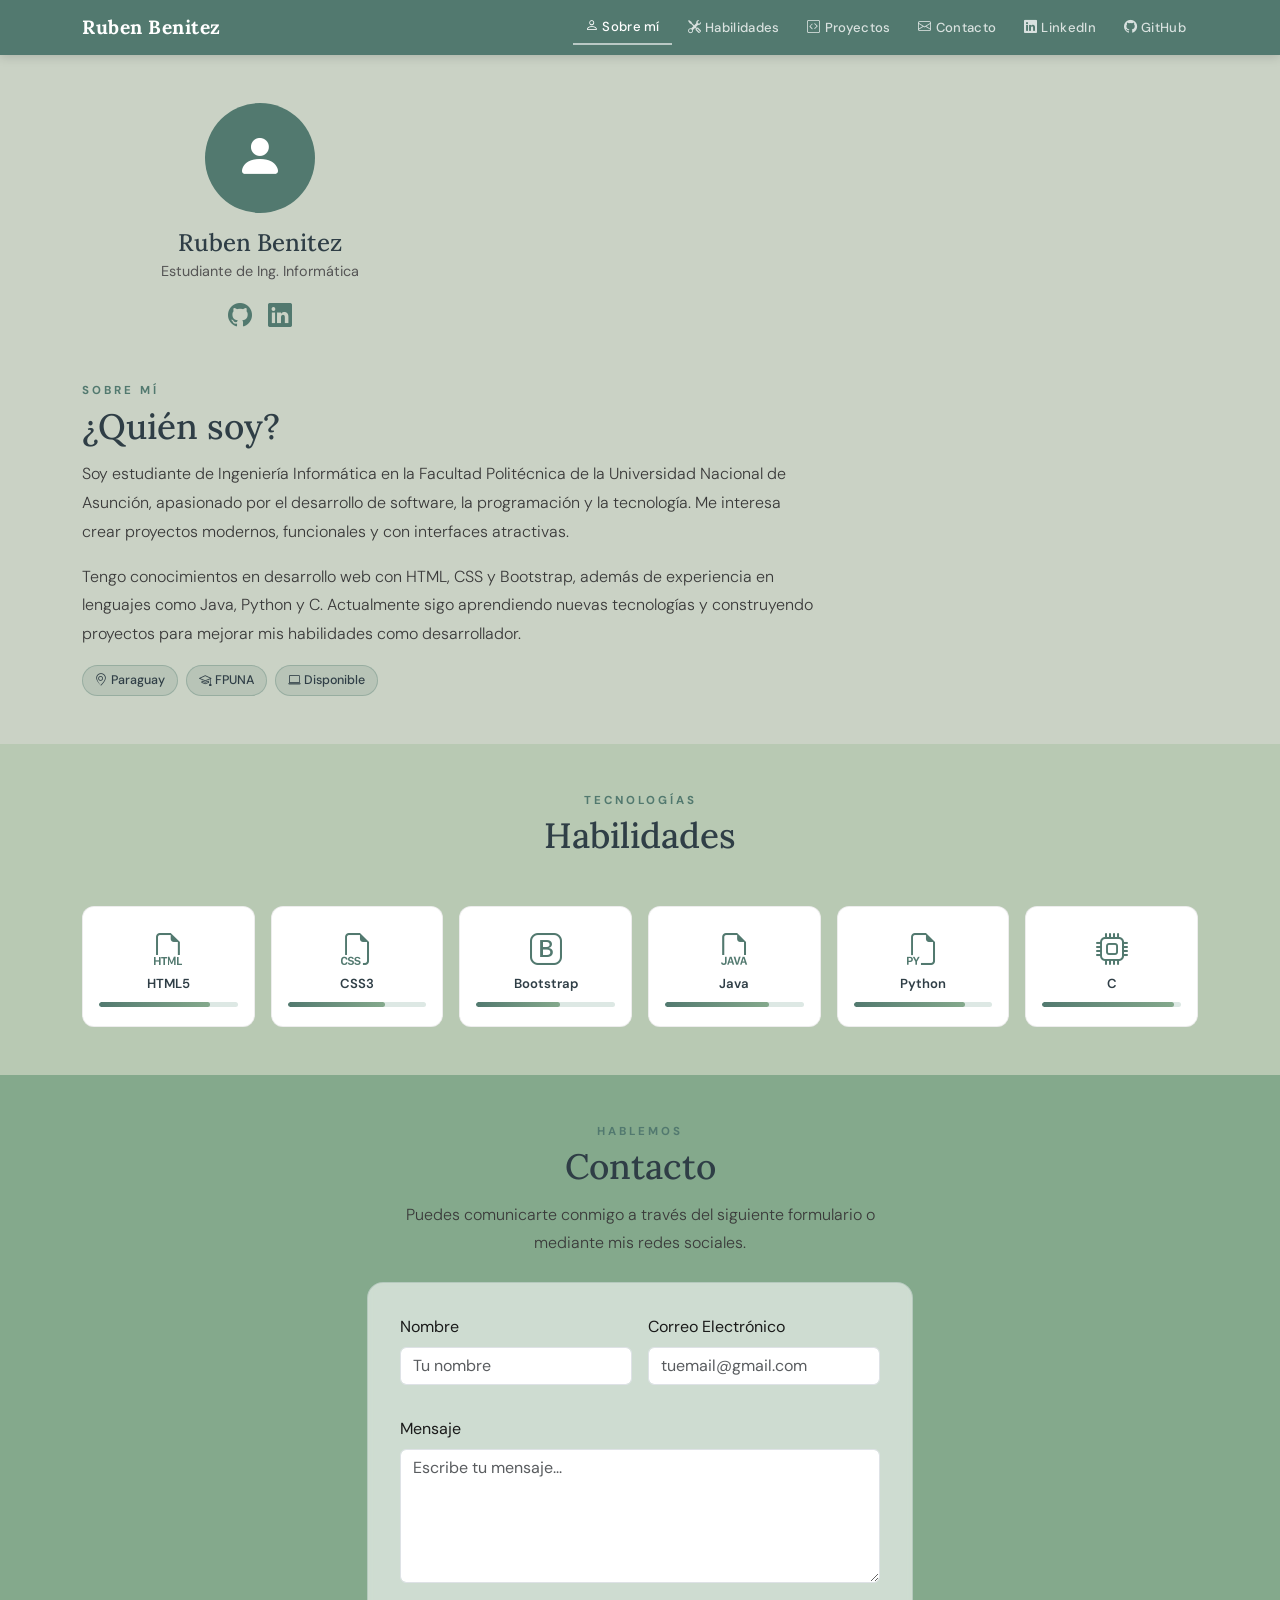
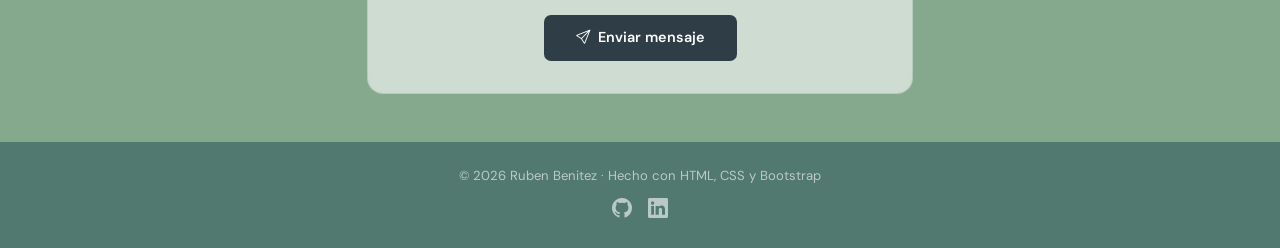
<file: index.html>
<!DOCTYPE html>
<html lang="es">
<head>
    <meta charset="UTF-8">
    <meta name="viewport" content="width=device-width, initial-scale=1.0">
    <meta name="description" content="Portafolio de Ruben Benitez, estudiante de Ingeniería Informática.">
    <title>Ruben Benitez – Portafolio</title>

    <link href="https://cdn.jsdelivr.net/npm/bootstrap@5.3.8/dist/css/bootstrap.min.css" rel="stylesheet">
    <link rel="stylesheet" href="https://cdn.jsdelivr.net/npm/bootstrap-icons@1.11.3/font/bootstrap-icons.min.css">
    <link href="https://fonts.googleapis.com/css2?family=Lora:wght@400;600;700&family=DM+Sans:wght@300;400;500&display=swap" rel="stylesheet">
    <link rel="stylesheet" href="estilos.css">
</head>
<body>
<nav class="navbar navbar-expand-lg sticky-top" id="navbar-principal">
        <div class="container nav-contenedor">
            <a class="navbar-brand" href="#">Ruben Benitez</a>

            <!-- Botón hamburguesa (Flexbox + Bootstrap toggle) -->
            <button class="navbar-toggler" type="button"
                    data-bs-toggle="collapse"
                    data-bs-target="#navMenu"
                    aria-controls="navMenu"
                    aria-expanded="false"
                    aria-label="Abrir menú">
                <span class="navbar-toggler-icon"></span>
            </button>

            <div class="collapse navbar-collapse" id="navMenu">
                <ul class="navbar-nav ms-auto gap-1 nav-lista">
                    <li class="nav-item">
                        <a class="nav-link active" href="#sobre-mi">
                            <i class="bi bi-person me-1"></i>Sobre mí
                        </a>
                    </li>
                    <li class="nav-item">
                        <a class="nav-link" href="#habilidades">
                            <i class="bi bi-tools me-1"></i>Habilidades
                        </a>
                    </li>
                    <li class="nav-item">
                        <a class="nav-link" href="proyectos.html">
                            <i class="bi bi-code-square me-1"></i>Proyectos
                        </a>
                    </li>
                    <li class="nav-item">
                        <a class="nav-link" href="#contacto">
                            <i class="bi bi-envelope me-1"></i>Contacto
                        </a>
                    </li>
                    <li class="nav-item">
                        <a class="nav-link" href="https://linkedin.com/in/ruben-benitez-95b99214a" target="_blank">
                            <i class="bi bi-linkedin me-1"></i>LinkedIn
                        </a>
                    </li>
                    <li class="nav-item">
                        <a class="nav-link" href="https://github.com/RubenDarioPy" target="_blank">
                            <i class="bi bi-github me-1"></i>GitHub
                        </a>
                    </li>
                </ul>
            </div>
        </div>
    </nav>
    <main>
        <section id="sobre-mi" class="py-5">
            <div class="container">
                <div class="row align-items-center gy-4">
                    <div class="col-lg-4 text-center">
                        <div class="avatar-circle mx-auto mb-3">
                            <i class="bi bi-person-fill"></i>
                        </div>
                        <h1 class="nombre-titulo">Ruben Benitez</h1>
                        <p class="subtitulo">Estudiante de Ing. Informática</p>
                        <div class="d-flex justify-content-center gap-3 mt-3">
                            <a href="https://github.com/RubenDarioPy" target="_blank" class="icono-social">
                                <i class="bi bi-github fs-4"></i>
                            </a>
                            <a href="https://linkedin.com/in/ruben-benitez-95b99214a" target="_blank" class="icono-social">
                                <i class="bi bi-linkedin fs-4"></i>
                            </a>
                        </div>
                    </div>
                    <div class="col-lg-8">
                        <div class="seccion-label">Sobre mí</div>
                        <h2 class="seccion-titulo">¿Quién soy?</h2>
                        <p class="texto-cuerpo">
                            Soy estudiante de Ingeniería Informática en la Facultad Politécnica de la
                            Universidad Nacional de Asunción, apasionado por el desarrollo de software,
                            la programación y la tecnología. Me interesa crear proyectos modernos,
                            funcionales y con interfaces atractivas.
                        </p>
                        <p class="texto-cuerpo">
                            Tengo conocimientos en desarrollo web con HTML, CSS y Bootstrap,
                            además de experiencia en lenguajes como Java, Python y C.
                            Actualmente sigo aprendiendo nuevas tecnologías y construyendo
                            proyectos para mejorar mis habilidades como desarrollador.
                        </p>
                        <div class="badges-grupo">
                            <span class="badge-info"><i class="bi bi-geo-alt me-1"></i>Paraguay</span>
                            <span class="badge-info"><i class="bi bi-mortarboard me-1"></i>FPUNA</span>
                            <span class="badge-info"><i class="bi bi-laptop me-1"></i>Disponible</span>
                        </div>
                    </div>
                </div>
            </div>
        </section>

        <section id="habilidades" class="py-5 seccion-alt">
            <div class="container">
                <div class="text-center mb-5">
                    <div class="seccion-label">Tecnologías</div>
                    <h2 class="seccion-titulo">Habilidades</h2>
                </div>
                <div class="skills-grid">

                    <div class="skill-item">
                        <div class="skill-card text-center">
                            <i class="bi bi-filetype-html fs-2 mb-2"></i>
                            <div class="skill-nombre">HTML5</div>
                            <div class="skill-barra"><div class="skill-fill" style="width:80%"></div></div>
                        </div>
                    </div>

                    <div class="skill-item">
                        <div class="skill-card text-center">
                            <i class="bi bi-filetype-css fs-2 mb-2"></i>
                            <div class="skill-nombre">CSS3</div>
                            <div class="skill-barra"><div class="skill-fill" style="width:70%"></div></div>
                        </div>
                    </div>

                    <div class="skill-item">
                        <div class="skill-card text-center">
                            <i class="bi bi-bootstrap fs-2 mb-2"></i>
                            <div class="skill-nombre">Bootstrap</div>
                            <div class="skill-barra"><div class="skill-fill" style="width:60%"></div></div>
                        </div>
                    </div>

                    <div class="skill-item">
                        <div class="skill-card text-center">
                            <i class="bi bi-filetype-java fs-2 mb-2"></i>
                            <div class="skill-nombre">Java</div>
                            <div class="skill-barra"><div class="skill-fill" style="width:75%"></div></div>
                        </div>
                    </div>

                    <div class="skill-item">
                        <div class="skill-card text-center">
                            <i class="bi bi-filetype-py fs-2 mb-2"></i>
                            <div class="skill-nombre">Python</div>
                            <div class="skill-barra"><div class="skill-fill" style="width:80%"></div></div>
                        </div>
                    </div>

                    <div class="skill-item">
                        <div class="skill-card text-center">
                            <i class="bi bi-cpu fs-2 mb-2"></i>
                            <div class="skill-nombre">C</div>
                            <div class="skill-barra"><div class="skill-fill" style="width:95%"></div></div>
                        </div>
                    </div>

                </div>
            </div>
        </section>

        <section id="contacto" class="py-5 seccion-alt">
            <div class="container">
                <div class="text-center mb-4">
                    <div class="seccion-label">Hablemos</div>
                    <h2 class="seccion-titulo">Contacto</h2>
                    <p class="texto-cuerpo mx-auto" style="max-width:500px">
                        Puedes comunicarte conmigo a través del siguiente formulario
                        o mediante mis redes sociales.
                    </p>
                </div>

                <div class="row justify-content-center">
                    <div class="col-md-8 col-lg-6">
                        <div class="contacto-card">
                            <form class="form-grid">
                                <div class="mb-3">
                                    <label for="nombre-input" class="form-label fw-500">Nombre</label>
                                    <input type="text" class="form-control input-custom"
                                           id="nombre-input" placeholder="Tu nombre">
                                </div>
                                <div class="mb-3">
                                    <label for="email-input" class="form-label fw-500">Correo Electrónico</label>
                                    <input type="email" class="form-control input-custom"
                                           id="email-input" placeholder="tuemail@gmail.com">
                                </div>
                                <div class="mb-3 campo-ancho">
                                    <label for="mensaje-input" class="form-label fw-500">Mensaje</label>
                                    <textarea class="form-control input-custom"
                                              id="mensaje-input" rows="5"
                                              placeholder="Escribe tu mensaje..."></textarea>
                                </div>
                                <div class="text-center campo-ancho">
                                    <button type="submit" class="btn-enviar">
                                        <i class="bi bi-send me-2"></i>Enviar mensaje
                                    </button>
                                </div>
                            </form>
                        </div>
                    </div>
                </div>
            </div>
        </section>
    </main>
    <footer>
        <div class="container">
            <p class="mb-1">© 2026 Ruben Benitez · Hecho con HTML, CSS y Bootstrap</p>
            <div class="d-flex justify-content-center gap-3 mt-2">
                <a href="https://github.com/RubenDarioPy" target="_blank">
                    <i class="bi bi-github fs-5"></i>
                </a>
                <a href="https://linkedin.com/in/ruben-benitez-95b99214a" target="_blank">
                    <i class="bi bi-linkedin fs-5"></i>
                </a>
            </div>
        </div>
    </footer>
    <script src="https://cdn.jsdelivr.net/npm/bootstrap@5.3.8/dist/js/bootstrap.bundle.min.js"></script>
</body>
</html>
</file>
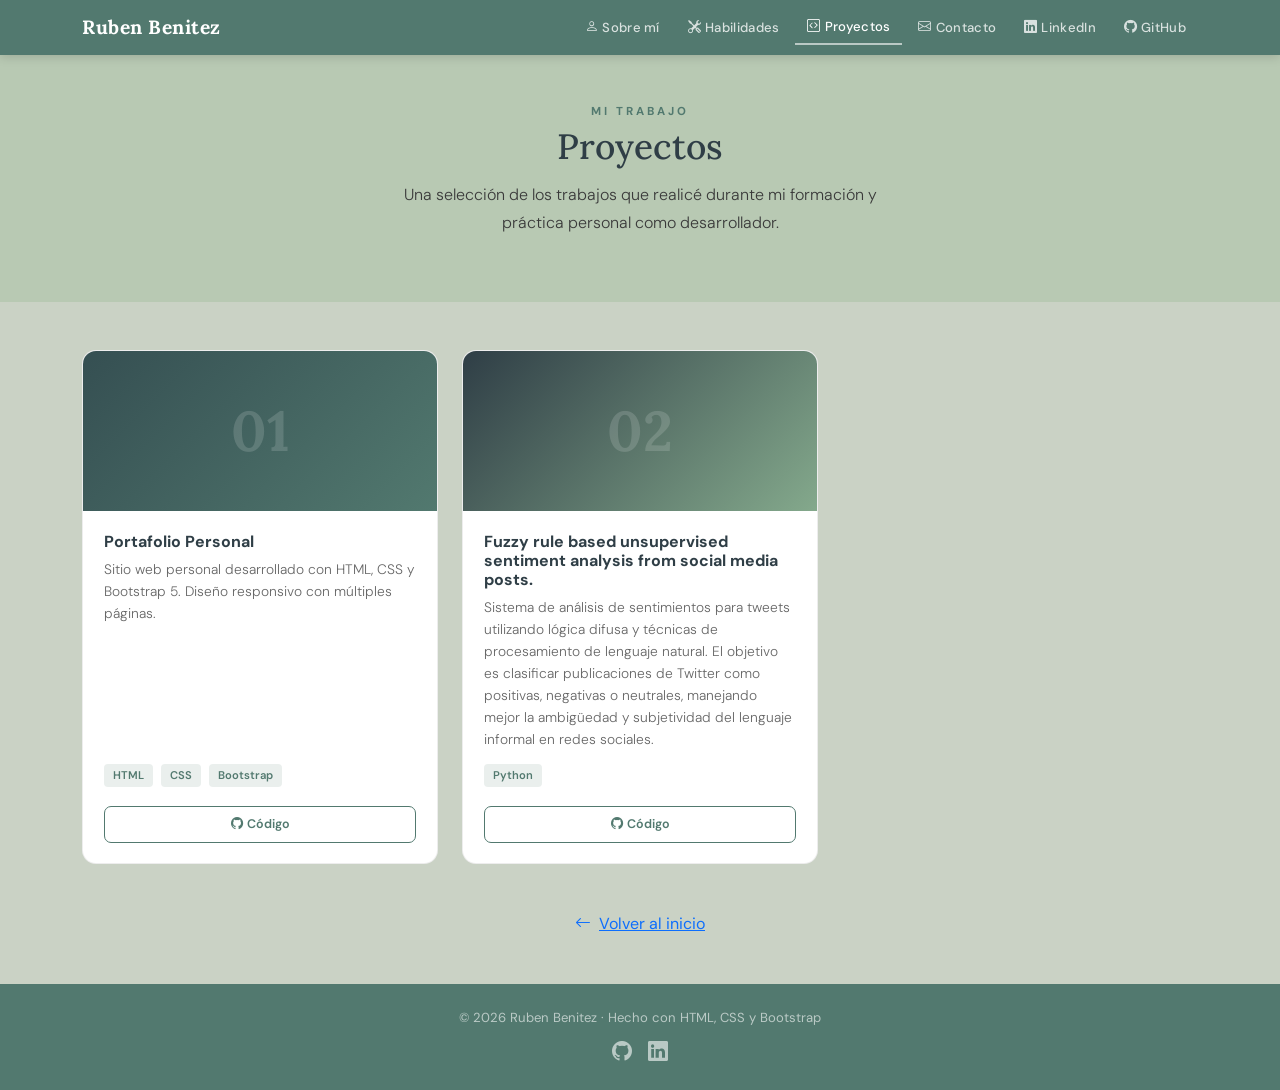
<file: proyectos.html>
<!DOCTYPE html>
<html lang="es">
<head>
    <meta charset="UTF-8">
    <meta name="viewport" content="width=device-width, initial-scale=1.0">
    <meta name="description" content="Proyectos de Ruben Benitez.">
    <title>Proyectos – Ruben Benitez</title>

    <link href="https://cdn.jsdelivr.net/npm/bootstrap@5.3.8/dist/css/bootstrap.min.css" rel="stylesheet">
    <link rel="stylesheet" href="https://cdn.jsdelivr.net/npm/bootstrap-icons@1.11.3/font/bootstrap-icons.min.css">
    <link href="https://fonts.googleapis.com/css2?family=Lora:wght@400;600;700&family=DM+Sans:wght@300;400;500&display=swap" rel="stylesheet">
    <link rel="stylesheet" href="estilos.css">
</head>
<body>

    <!-- NAVBAR -->
    <nav class="navbar navbar-expand-lg sticky-top" id="navbar-principal">
        <div class="container nav-contenedor">
            <a class="navbar-brand" href="index.html">Ruben Benitez</a>

            <button class="navbar-toggler" type="button"
                    data-bs-toggle="collapse"
                    data-bs-target="#navMenu"
                    aria-controls="navMenu"
                    aria-expanded="false"
                    aria-label="Abrir menú">
                <span class="navbar-toggler-icon"></span>
            </button>

            <div class="collapse navbar-collapse" id="navMenu">
                <ul class="navbar-nav ms-auto gap-1 nav-lista">
                    <li class="nav-item">
                        <a class="nav-link" href="index.html#sobre-mi">
                            <i class="bi bi-person me-1"></i>Sobre mí
                        </a>
                    </li>
                    <li class="nav-item">
                        <a class="nav-link" href="index.html#habilidades">
                            <i class="bi bi-tools me-1"></i>Habilidades
                        </a>
                    </li>
                    <li class="nav-item">
                        <a class="nav-link active" href="proyectos.html">
                            <i class="bi bi-code-square me-1"></i>Proyectos
                        </a>
                    </li>
                    <li class="nav-item">
                        <a class="nav-link" href="index.html#contacto">
                            <i class="bi bi-envelope me-1"></i>Contacto
                        </a>
                    </li>
                    <li class="nav-item">
                        <a class="nav-link" href="https://linkedin.com/in/ruben-benitez-95b99214a" target="_blank">
                            <i class="bi bi-linkedin me-1"></i>LinkedIn
                        </a>
                    </li>
                    <li class="nav-item">
                        <a class="nav-link" href="https://github.com/RubenDarioPy" target="_blank">
                            <i class="bi bi-github me-1"></i>GitHub
                        </a>
                    </li>
                </ul>
            </div>
        </div>
    </nav>

    <main>

        <!-- ENCABEZADO -->
        <section class="py-5 seccion-alt">
            <div class="container text-center">
                <div class="seccion-label">Mi trabajo</div>
                <h1 class="seccion-titulo">Proyectos</h1>
                <p class="texto-cuerpo mx-auto" style="max-width:520px">
                    Una selección de los trabajos que realicé durante mi formación
                    y práctica personal como desarrollador.
                </p>
            </div>
        </section>

        <!-- PROYECTOS -->
        <section id="proyectos" class="py-5">
            <div class="container">
                <div class="row gy-4">

                    <!-- Proyecto 1 -->
                    <div class="col-md-6 col-lg-4">
                        <div class="proyecto-card h-100">
                            <div class="proyecto-img" style="background: linear-gradient(135deg,#354f52,#52796f)">
                                <span>01</span>
                            </div>
                            <div class="proyecto-body">
                                <h5>Portafolio Personal</h5>
                                <p>Sitio web personal desarrollado con HTML, CSS y Bootstrap 5. Diseño responsivo con múltiples páginas.</p>
                                <div class="mb-3">
                                    <span class="tag-tech">HTML</span>
                                    <span class="tag-tech">CSS</span>
                                    <span class="tag-tech">Bootstrap</span>
                                </div>
                                <div class="d-flex gap-2">
                                    <a href="https://github.com/RubenDarioPy/Portafolio" target="_blank" class="btn-proyecto btn-code">
                                        <i class="bi bi-github me-1"></i>Código
                                    </a>
                                </div>
                            </div>
                        </div>
                    </div>

                    <!-- Proyecto 2 -->
                    <div class="col-md-6 col-lg-4">
                        <div class="proyecto-card h-100">
                            <div class="proyecto-img" style="background: linear-gradient(135deg,#2f3e46,#84a98c)">
                                <span>02</span>
                            </div>
                            <div class="proyecto-body">
                                <h5>Fuzzy rule based unsupervised sentiment analysis from social media posts.</h5>
                                <p>Sistema de análisis de sentimientos para tweets utilizando lógica difusa y técnicas de procesamiento de lenguaje natural. El objetivo es clasificar publicaciones de Twitter como positivas, negativas o neutrales, manejando mejor la ambigüedad y subjetividad del lenguaje informal en redes sociales.</p>
                                <div class="mb-3">
                                    <span class="tag-tech">Python</span>
                                </div>
                                <div class="d-flex gap-2">
                                    <a href="https://github.com/RubenDarioPy/matematica-aplicada-2024/tree/main/proyectos/Ruben%20Benitez" class="btn-proyecto btn-code">
                                        <i class="bi bi-github me-1"></i>Código
                                    </a>
                                </div>
                            </div>
                        </div>
                    </div>
                </div>

                <!-- Volver al inicio -->
                <div class="text-center mt-5">
                    <a href="index.html" class="btn-ver-proyectos">
                        <i class="bi bi-arrow-left me-2"></i>Volver al inicio
                    </a>
                </div>
            </div>
        </section>

    </main>

    <footer>
        <div class="container">
            <p class="mb-1">© 2026 Ruben Benitez · Hecho con HTML, CSS y Bootstrap</p>
            <div class="d-flex justify-content-center gap-3 mt-2">
                <a href="https://github.com/RubenDarioPy" target="_blank">
                    <i class="bi bi-github fs-5"></i>
                </a>
                <a href="https://linkedin.com/in/ruben-benitez-95b99214a" target="_blank">
                    <i class="bi bi-linkedin fs-5"></i>
                </a>
            </div>
        </div>
    </footer>
    <script src="https://cdn.jsdelivr.net/npm/bootstrap@5.3.8/dist/js/bootstrap.bundle.min.js"></script>
</body>
</html>
</file>
<file: estilos.css>
:root {
    --nav:     #52796f;
    --fondo:   #cad2c5;
    --alt:     #b8c9b3;
    --contacto:#84a98c;
    --oscuro:  #2f3e46;
    --acento:  #52796f;
    --texto:   #1a1a1a;
    --blanco:  #ffffff;
}

body {
    background-color: var(--fondo);
    color: var(--texto);
    font-family: 'DM Sans', Arial, sans-serif;
    font-weight: 400;
}

h1, h2, h3, h4, h5 {
    font-family: 'Lora', Georgia, serif;
    color: var(--oscuro);
}

p {
    color: var(--texto);
}

/* ── NAVBAR ── */
#navbar-principal {
    background-color: var(--nav) !important;
    box-shadow: 0 2px 10px rgba(0,0,0,0.15);
}

#navbar-principal .navbar-brand {
    font-family: 'Lora', Georgia, serif;
    font-size: 1.2rem;
    font-weight: 700;
    color: var(--blanco) !important;
    letter-spacing: 0.5px;
}

#navbar-principal .nav-link {
    color: rgba(255,255,255,0.78) !important;
    font-size: 0.82rem;
    font-weight: 500;
    letter-spacing: 0.3px;
    transition: color 0.2s;
    padding: 0.4rem 0.75rem !important;
}

#navbar-principal .nav-link:hover,
#navbar-principal .nav-link.active {
    color: var(--blanco) !important;
}

#navbar-principal .nav-link.active {
    border-bottom: 2px solid rgba(255,255,255,0.6);
}

#navbar-principal .navbar-toggler {
    border-color: rgba(255,255,255,0.4);
}

#navbar-principal .navbar-toggler-icon {
    filter: invert(1);
}

/* ── SECCIONES ── */
.seccion-alt {
    background-color: var(--alt);
}

#contacto {
    background-color: var(--contacto);
}

.seccion-label {
    font-size: 0.72rem;
    letter-spacing: 3px;
    text-transform: uppercase;
    color: var(--acento);
    font-weight: 700;
    margin-bottom: 0.4rem;
    display: block;
}

.seccion-titulo {
    font-size: clamp(1.6rem, 4vw, 2.2rem);
    color: var(--oscuro);
    margin-bottom: 0.75rem;
}

.texto-cuerpo {
    color: #3a3a3a;
    line-height: 1.8;
    font-weight: 300;
    margin-bottom: 1rem;
}

/* ── SOBRE MÍ ── */
.avatar-circle {
    width: 110px;
    height: 110px;
    border-radius: 50%;
    background: var(--acento);
    display: flex;
    align-items: center;
    justify-content: center;
    color: white;
    font-size: 3rem;
}

.nombre-titulo {
    font-size: 1.5rem;
    color: var(--oscuro);
    margin-bottom: 0.2rem;
}

.subtitulo {
    font-size: 0.9rem;
    color: #555;
    font-weight: 400;
    margin-bottom: 0;
}

.badge-info {
    background: rgba(82,121,111,0.15);
    color: var(--oscuro);
    border: 1px solid rgba(82,121,111,0.3);
    font-size: 0.78rem;
    font-weight: 500;
    padding: 5px 12px;
    border-radius: 50px;
    display: inline-flex;
    align-items: center;
}

.icono-social {
    color: var(--acento);
    text-decoration: none;
    transition: color 0.2s, transform 0.2s;
    display: inline-block;
}

.icono-social:hover {
    color: var(--oscuro);
    transform: translateY(-2px);
}

/* ── HABILIDADES ── */
.skill-card {
    background: var(--blanco);
    border-radius: 12px;
    padding: 1.2rem 1rem;
    border: 1px solid rgba(0,0,0,0.07);
    transition: transform 0.2s, box-shadow 0.2s;
}

.skill-card:hover {
    transform: translateY(-5px);
    box-shadow: 0 10px 28px rgba(47,62,70,0.12);
}

.skill-card i {
    color: var(--acento);
}

.skill-nombre {
    font-size: 0.82rem;
    font-weight: 600;
    color: var(--oscuro);
    margin-bottom: 8px;
}

.skill-barra {
    height: 5px;
    background: #dde8e4;
    border-radius: 10px;
    overflow: hidden;
}

.skill-fill {
    height: 100%;
    background: linear-gradient(90deg, var(--acento), #84a98c);
    border-radius: 10px;
}

.contacto-card {
    background: rgba(255,255,255,0.6);
    border-radius: 16px;
    padding: 2rem;
    border: 1px solid rgba(82,121,111,0.2);
    backdrop-filter: blur(4px);
}

.btn-enviar {
    background: var(--oscuro);
    color: var(--blanco);
    font-weight: 600;
    font-size: 0.9rem;
    padding: 12px 32px;
    border-radius: 7px;
    border: none;
    cursor: pointer;
    transition: transform 0.2s, box-shadow 0.2s;
}

footer {
    background-color: var(--nav) !important;
    color: rgba(255,255,255,0.6);
    text-align: center;
    padding: 1.5rem 0;
    font-size: 0.82rem;
}

footer p {
    color: rgba(255,255,255,0.6);
    margin-bottom: 0;
}

footer a {
    color: rgba(255,255,255,0.6);
    text-decoration: none;
    transition: color 0.2s;
}

.proyecto-card {
    background: var(--blanco);
    border-radius: 14px;
    overflow: hidden;
    border: 1px solid rgba(0,0,0,0.07);
    transition: transform 0.25s, box-shadow 0.25s;
    display: flex;
    flex-direction: column;
}
 
.proyecto-card:hover {
    transform: translateY(-6px);
    box-shadow: 0 18px 45px rgba(47,62,70,0.14);
}
 
.proyecto-img {
    height: 160px;
    display: flex;
    align-items: center;
    justify-content: center;
}
 
.proyecto-img span {
    font-family: 'Lora', serif;
    font-size: 3.5rem;
    color: rgba(255,255,255,0.15);
    font-weight: 700;
}
 
.proyecto-body {
    padding: 1.3rem;
    flex: 1;
    display: flex;
    flex-direction: column;
}
 
.proyecto-body h5 {
    font-family: 'DM Sans', sans-serif;
    font-weight: 700;
    font-size: 1rem;
    color: var(--oscuro);
    margin-bottom: 0.4rem;
}
 
.proyecto-body p {
    font-size: 0.86rem;
    color: #666;
    line-height: 1.6;
    font-weight: 300;
    flex: 1;
    margin-bottom: 0.75rem;
}
 
.tag-tech {
    display: inline-block;
    background: rgba(82,121,111,0.12);
    color: var(--acento);
    font-size: 0.7rem;
    font-weight: 600;
    padding: 3px 9px;
    border-radius: 4px;
    margin-right: 4px;
    margin-bottom: 3px;
}
 
.btn-proyecto {
    flex: 1;
    text-align: center;
    padding: 8px 12px;
    border-radius: 7px;
    font-size: 0.78rem;
    font-weight: 600;
    text-decoration: none;
    transition: all 0.2s;
}
 
.btn-code {
    background: transparent;
    color: var(--acento) !important;
    border: 1.5px solid var(--acento);
}
 
.btn-code:hover {
    background: var(--acento);
    color: var(--blanco) !important;
}

/* Contenedor del nav: flexbox con espacio entre brand y links */
.nav-contenedor {
    display: flex;
    align-items: center;
    justify-content: space-between;
    flex-wrap: wrap;
    gap: 0.5rem;
}

/* Links del nav en fila con Flexbox */
.nav-lista {
    display: flex;
    flex-direction: row;
    align-items: center;
    flex-wrap: wrap;
    gap: 0.25rem;
    list-style: none;
    margin: 0;
    padding: 0;
}

/* Sección "Sobre mí": Flexbox para alinear avatar + texto */
#sobre-mi .row {
    display: flex;
    align-items: center;
    gap: 1.5rem;
}

/* Badges de info: Flexbox inline */
.badges-grupo {
    display: flex;
    flex-wrap: wrap;
    gap: 0.5rem;
    margin-top: 1rem;
}

/* Grid para las skill cards */
.skills-grid {
    display: grid;
    grid-template-columns: repeat(6, 1fr);
    gap: 1rem;
}

/* Grid para el formulario de contacto */
.form-grid {
    display: grid;
    grid-template-columns: 1fr 1fr;
    gap: 1rem;
}

/* El textarea y el botón ocupan ambas columnas */
.form-grid .campo-ancho {
    grid-column: 1 / -1;
}

/* Tablet: <= 992px */
@media (max-width: 992px) {
    /* Menú hamburguesa: lista en columna */
    .nav-lista {
        flex-direction: column;
        align-items: flex-start;
        width: 100%;
        padding: 0.5rem 0;
        gap: 0;
    }

    /* Skills: 3 columnas en tablet */
    .skills-grid {
        grid-template-columns: repeat(3, 1fr);
    }

    /* Formulario: 1 columna */
    .form-grid {
        grid-template-columns: 1fr;
    }

    .form-grid .campo-ancho {
        grid-column: 1;
    }

    /* Sobre mí: columna en tablet */
    #sobre-mi .row {
        flex-direction: column;
        text-align: center;
    }

    .badges-grupo {
        justify-content: center;
    }
}

/* Móvil: <= 576px */
@media (max-width: 576px) {
    /* Skills: 2 columnas en móvil */
    .skills-grid {
        grid-template-columns: repeat(2, 1fr);
    }

    /* Títulos más pequeños */
    .seccion-titulo {
        font-size: 1.4rem;
    }

    /* Avatar más pequeño */
    .avatar-circle {
        width: 85px;
        height: 85px;
        font-size: 2.2rem;
    }

    /* Padding reducido en secciones */
    section.py-5 {
        padding-top: 2.5rem !important;
        padding-bottom: 2.5rem !important;
    }

    /* Contacto card más compacto */
    .contacto-card {
        padding: 1.2rem;
    }

    /* Botón enviar ancho completo */
    .btn-enviar {
        width: 100%;
    }

    /* Footer: texto más pequeño */
    footer {
        font-size: 0.75rem;
    }
}

/* Pantallas grandes: >= 1200px */
@media (min-width: 1200px) {
    .skills-grid {
        grid-template-columns: repeat(6, 1fr);
    }

    .form-grid {
        grid-template-columns: 1fr 1fr;
    }
}
</file>
